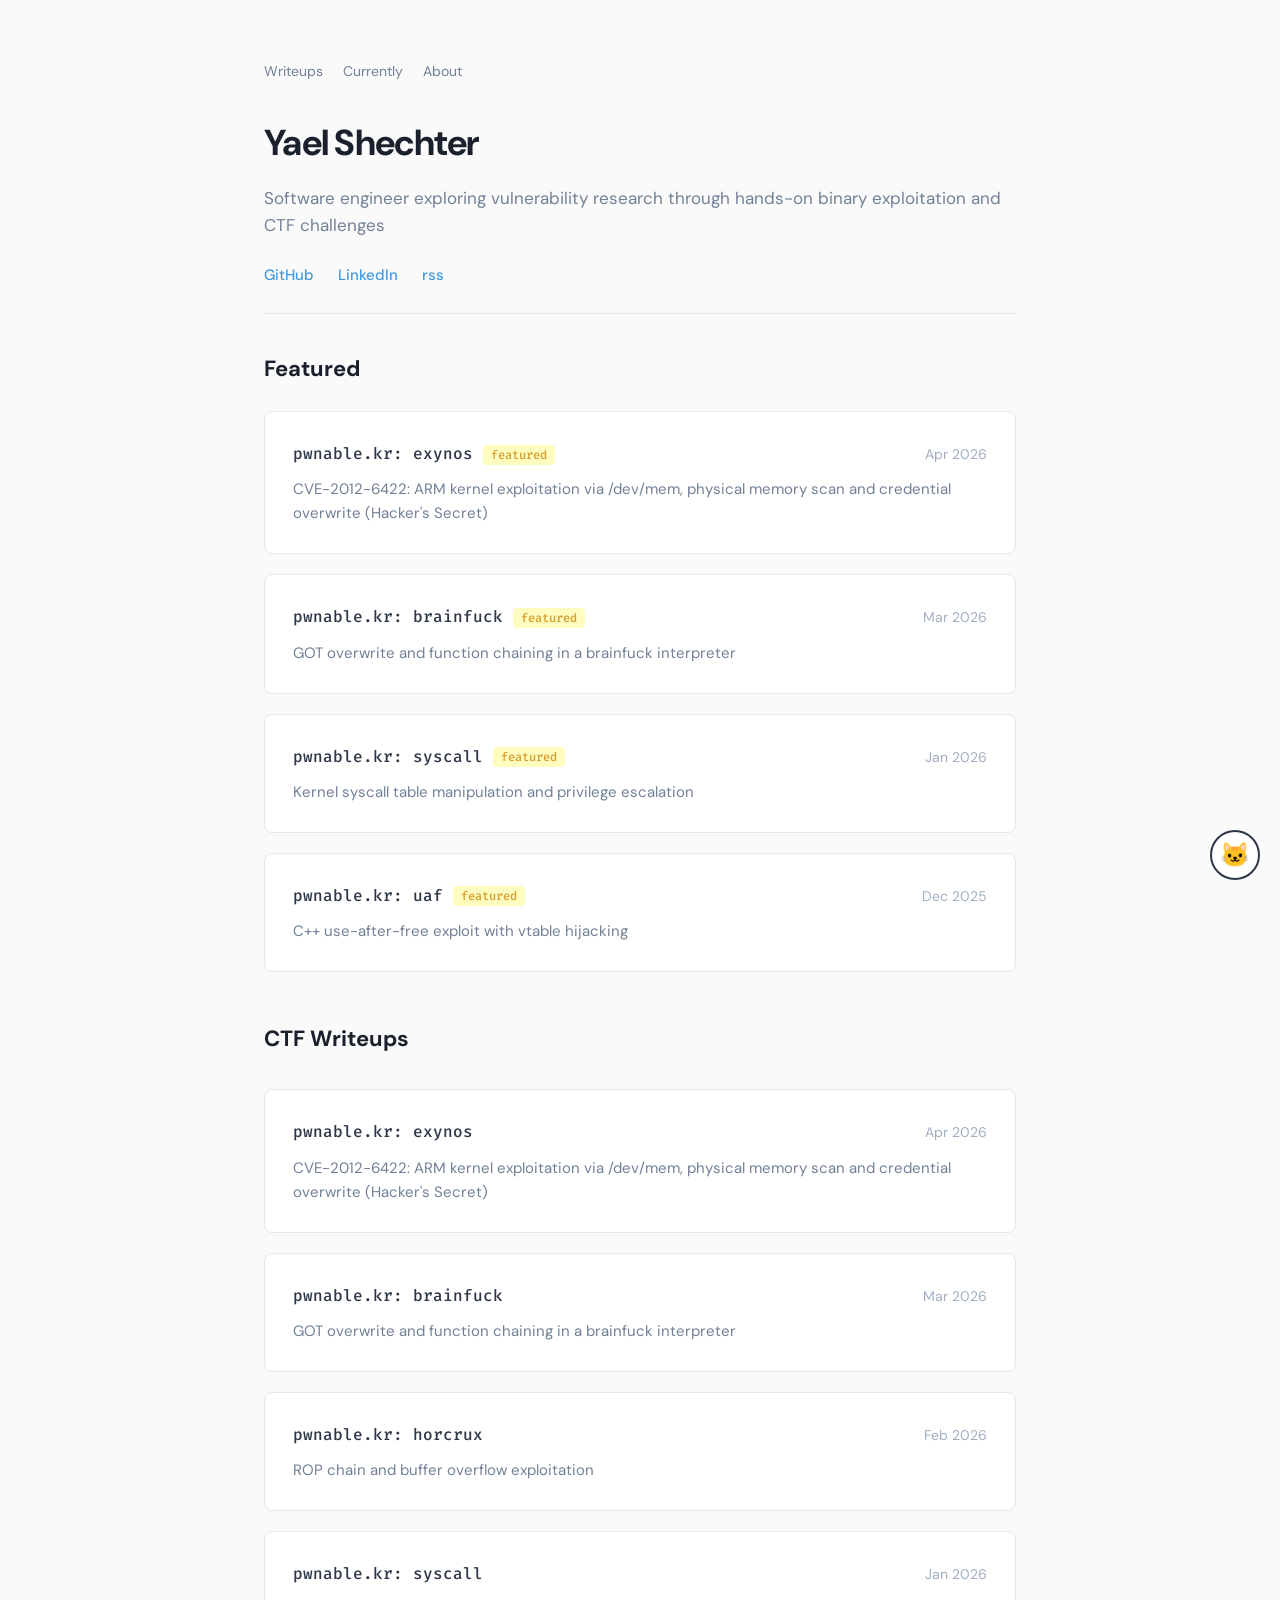
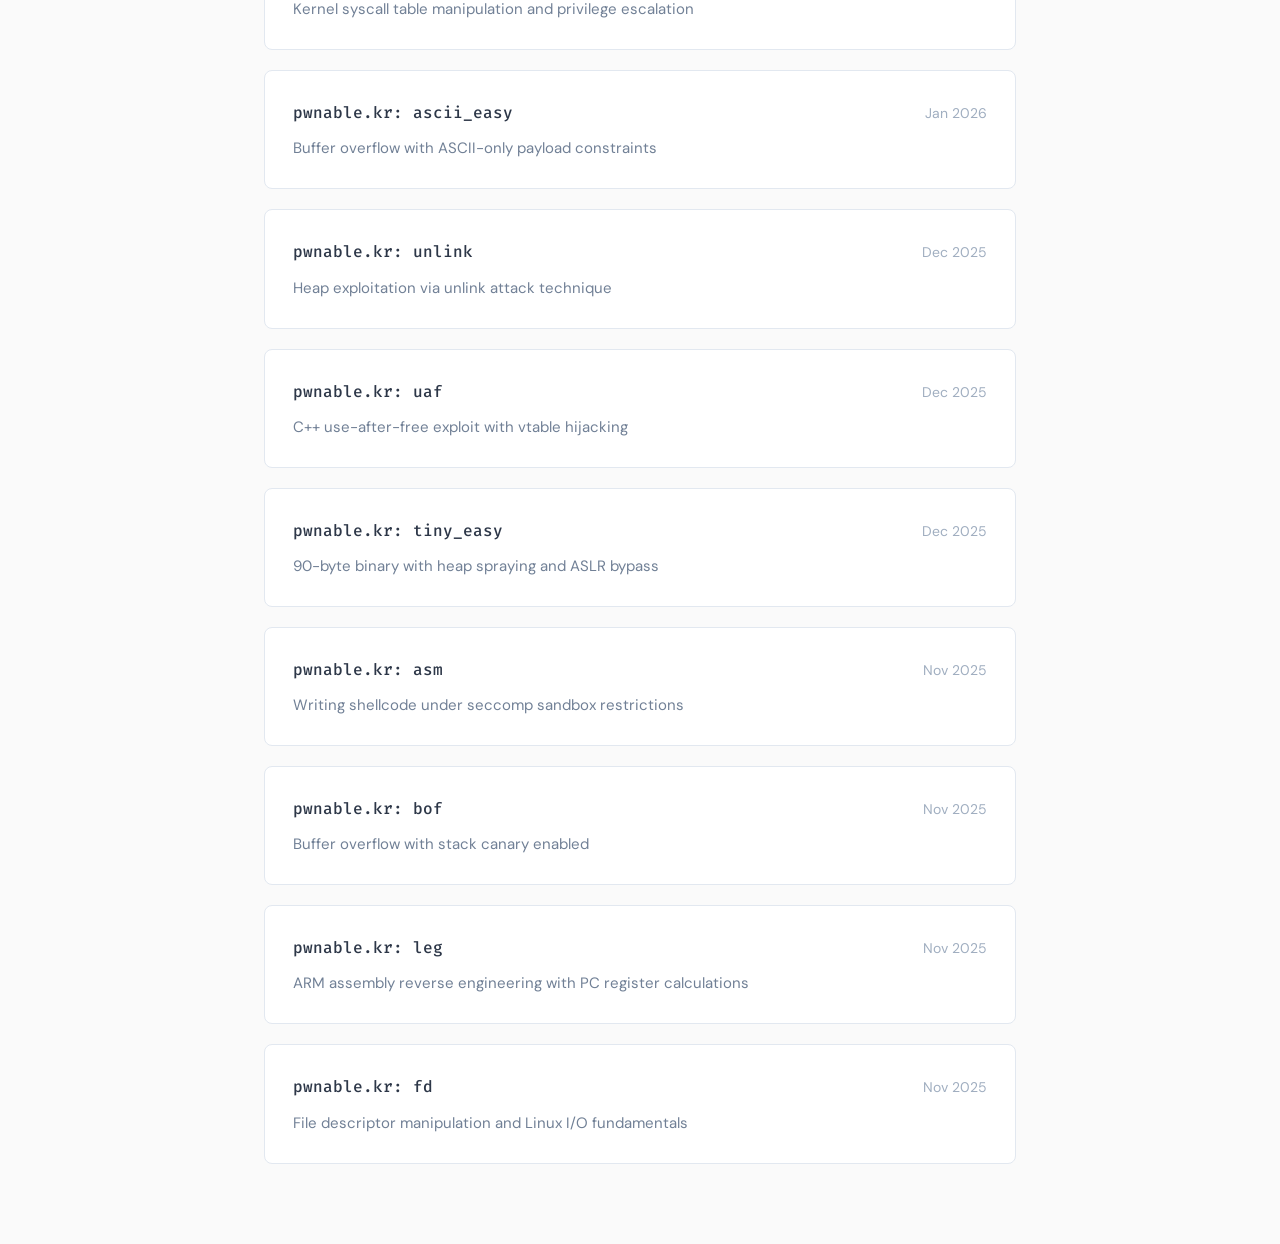
<file: index.html>
<!DOCTYPE html>
<html lang="en">
<head>
    <!-- Google tag (gtag.js) -->
    <script async src="https://www.googletagmanager.com/gtag/js?id=G-88239B8JH3"></script>
    <script>
        window.dataLayer = window.dataLayer || [];
        function gtag(){dataLayer.push(arguments);}
        gtag('js', new Date());

        gtag('config', 'G-88239B8JH3');
    </script>

    <meta property="og:type" content="website" />
    <meta property="og:site_name" content="yael@shechter:~# security research" />
    <meta property="og:title" content="yael@shechter:~# security research" />
    <meta property="og:description" content="Binary exploitation and vulnerability research writeups, focused on Linux internals and hands-on pwnable.kr challenges." />
    <meta property="og:url" content="https://yaelshechter.github.io/" />
    <meta name="twitter:card" content="summary" />
    <meta name="twitter:title" content="yael@shechter:~# security research" />
    <meta name="twitter:description" content="Binary exploitation and vulnerability research writeups, focused on Linux internals and hands-on pwnable.kr challenges." />

    <meta name="description" content="Security research writeups by Yael Shechter, focusing on binary exploitation, Linux internals, and vulnerability research through hands-on pwnable.kr challenges." />
    <meta charset="UTF-8">
    <meta name="viewport" content="width=device-width, initial-scale=1.0">
    <title>yael@shechter:~# security research</title>
    <link rel="preconnect" href="https://fonts.googleapis.com">
    <link rel="preconnect" href="https://fonts.gstatic.com" crossorigin>
    <link rel="canonical" href="https://yaelshechter.github.io/" />

    <link href="https://fonts.googleapis.com/css2?family=DM+Sans:wght@400;500;700&family=Fira+Code:wght@400;500&display=swap" rel="stylesheet">
    <link rel="icon" type="image/svg+xml" href="/favicon.svg">
    <link rel="stylesheet" href="css/index.css">
    <link rel="alternate" type="application/rss+xml" title="Yael Shechter | Security Research" href="/feed.xml">

    <script type="application/ld+json">
        {
            "@context": "https://schema.org",
            "@type": "Person",
            "name": "Yael Shechter",
            "url": "https://yaelshechter.github.io/",
            "sameAs": [
                "https://github.com/yaelshechter",
                "https://www.linkedin.com/in/yaelshechter/"
            ],
            "jobTitle": "Software Engineer / Security Researcher",
            "knowsAbout": [
                "Binary Exploitation",
                "Linux Internals",
                "Vulnerability Research",
                "CTF Challenges"
            ]
        }
    </script>

</head>
<body>
<script src="js/writeup.js"></script>

<button class="cat-button" onclick="spawnCat()" title="Add a cat!">🐱</button>

<div class="container">
    <header>
        <div class="nav-links">
            <a href="index.html">Writeups</a>
            <a href="currently.html">Currently</a>
            <a href="about.html">About</a>
        </div>
        <h1>Yael Shechter</h1>
        <p class="subtitle">Software engineer exploring vulnerability research through hands-on binary exploitation and CTF challenges</p>
        <div class="links">
            <a href="https://github.com/yaelshechter">GitHub</a>
            <a href="https://www.linkedin.com/in/yaelshechter/">LinkedIn</a>
            <a href="https://www.inoreader.com/feed/https://yaelshechter.github.io/feed.xml">rss</a>
        </div>
    </header>

    <main>
        <div class="featured-section">
            <h2 class="section-title">Featured</h2>

            <div class="writeup-item">
                <a href="pwnable-exynos.html">
                    <div class="writeup-header">
                        <span class="writeup-title">pwnable.kr: exynos<span class="featured-badge">featured</span></span>
                        <span class="writeup-date">Apr 2026</span>
                    </div>
                    <p class="writeup-desc">CVE-2012-6422: ARM kernel exploitation via /dev/mem, physical memory scan and credential overwrite (Hacker's Secret)</p>
                </a>
            </div>

            <div class="writeup-item">
                <a href="pwnable-brainfuck.html">
                    <div class="writeup-header">
                        <span class="writeup-title">pwnable.kr: brainfuck<span class="featured-badge">featured</span></span>
                        <span class="writeup-date">Mar 2026</span>
                    </div>
                    <p class="writeup-desc">GOT overwrite and function chaining in a brainfuck interpreter</p>
                </a>
            </div>

            <div class="writeup-item">
                <a href="pwnable-syscall.html">
                    <div class="writeup-header">
                        <span class="writeup-title">pwnable.kr: syscall<span class="featured-badge">featured</span></span>
                        <span class="writeup-date">Jan 2026</span>
                    </div>
                    <p class="writeup-desc">Kernel syscall table manipulation and privilege escalation</p>
                </a>
            </div>

            <div class="writeup-item">
                <a href="pwnable-uaf.html">
                    <div class="writeup-header">
                        <span class="writeup-title">pwnable.kr: uaf<span class="featured-badge">featured</span></span>
                        <span class="writeup-date">Dec 2025</span>
                    </div>
                    <p class="writeup-desc">C++ use-after-free exploit with vtable hijacking</p>
                </a>
            </div>
        </div>

        <h2 class="section-title">CTF Writeups</h2>

        <div class="writeup-item">
            <a href="pwnable-exynos.html">
                <div class="writeup-header">
                    <span class="writeup-title">pwnable.kr: exynos</span>
                    <span class="writeup-date">Apr 2026</span>
                </div>
                <p class="writeup-desc">CVE-2012-6422: ARM kernel exploitation via /dev/mem, physical memory scan and credential overwrite (Hacker's Secret)</p>
            </a>
        </div>

        <div class="writeup-item">
            <a href="pwnable-brainfuck.html">
                <div class="writeup-header">
                    <span class="writeup-title">pwnable.kr: brainfuck</span>
                    <span class="writeup-date">Mar 2026</span>
                </div>
                <p class="writeup-desc">GOT overwrite and function chaining in a brainfuck interpreter</p>
            </a>
        </div>

        <div class="writeup-item">
            <a href="pwnable-horcruxes.html">
                <div class="writeup-header">
                    <span class="writeup-title">pwnable.kr: horcrux</span>
                    <span class="writeup-date">Feb 2026</span>
                </div>
                <p class="writeup-desc">ROP chain and buffer overflow exploitation</p>
            </a>
        </div>

        <div class="writeup-item">
            <a href="pwnable-syscall.html">
                <div class="writeup-header">
                    <span class="writeup-title">pwnable.kr: syscall</span>
                    <span class="writeup-date">Jan 2026</span>
                </div>
                <p class="writeup-desc">Kernel syscall table manipulation and privilege escalation</p>
            </a>
        </div>

        <div class="writeup-item">
            <a href="pwnable-ascii_easy.html">
                <div class="writeup-header">
                    <span class="writeup-title">pwnable.kr: ascii_easy</span>
                    <span class="writeup-date">Jan 2026</span>
                </div>
                <p class="writeup-desc">Buffer overflow with ASCII-only payload constraints</p>
            </a>
        </div>

        <div class="writeup-item">
            <a href="pwnable-unlink.html">
                <div class="writeup-header">
                    <span class="writeup-title">pwnable.kr: unlink</span>
                    <span class="writeup-date">Dec 2025</span>
                </div>
                <p class="writeup-desc">Heap exploitation via unlink attack technique</p>
            </a>
        </div>

        <div class="writeup-item">
            <a href="pwnable-uaf.html">
                <div class="writeup-header">
                    <span class="writeup-title">pwnable.kr: uaf</span>
                    <span class="writeup-date">Dec 2025</span>
                </div>
                <p class="writeup-desc">C++ use-after-free exploit with vtable hijacking</p>
            </a>
        </div>

        <div class="writeup-item">
            <a href="pwnable-tiny_easy.html">
                <div class="writeup-header">
                    <span class="writeup-title">pwnable.kr: tiny_easy</span>
                    <span class="writeup-date">Dec 2025</span>
                </div>
                <p class="writeup-desc">90-byte binary with heap spraying and ASLR bypass</p>
            </a>
        </div>

        <div class="writeup-item">
            <a href="pwnable-asm.html">
                <div class="writeup-header">
                    <span class="writeup-title">pwnable.kr: asm</span>
                    <span class="writeup-date">Nov 2025</span>
                </div>
                <p class="writeup-desc">Writing shellcode under seccomp sandbox restrictions</p>
            </a>
        </div>

        <div class="writeup-item">
            <a href="pwnable-bof.html">
                <div class="writeup-header">
                    <span class="writeup-title">pwnable.kr: bof</span>
                    <span class="writeup-date">Nov 2025</span>
                </div>
                <p class="writeup-desc">Buffer overflow with stack canary enabled</p>
            </a>
        </div>

        <div class="writeup-item">
            <a href="pwnable-leg.html">
                <div class="writeup-header">
                    <span class="writeup-title">pwnable.kr: leg</span>
                    <span class="writeup-date">Nov 2025</span>
                </div>
                <p class="writeup-desc">ARM assembly reverse engineering with PC register calculations</p>
            </a>
        </div>

        <div class="writeup-item">
            <a href="pwnable-fd.html">
                <div class="writeup-header">
                    <span class="writeup-title">pwnable.kr: fd</span>
                    <span class="writeup-date">Nov 2025</span>
                </div>
                <p class="writeup-desc">File descriptor manipulation and Linux I/O fundamentals</p>
            </a>
        </div>

    </main>
</div>
</body>
</html>
</file>
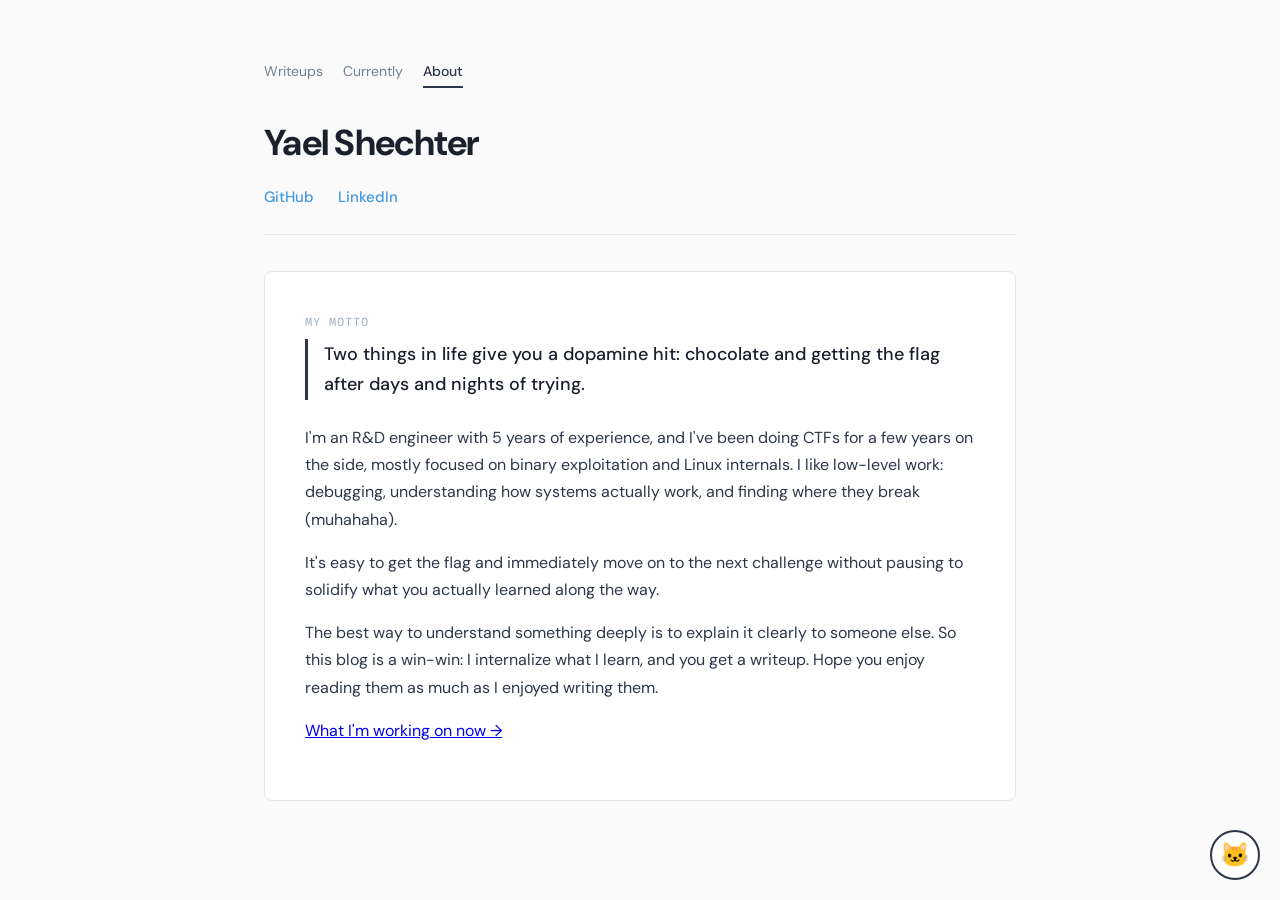
<file: about.html>
<!DOCTYPE html>
<html lang="en">
<head>
    <meta name="description" content="About Yael Shechter - software engineer and security researcher focused on binary exploitation, Linux internals, and CTF challenges." />
    <link rel="icon" type="image/svg+xml" href="/favicon.svg">
    <meta charset="UTF-8">
    <meta name="viewport" content="width=device-width, initial-scale=1.0">
    <title>About - Yael Shechter</title>
    <link rel="preconnect" href="https://fonts.googleapis.com">
    <link rel="preconnect" href="https://fonts.gstatic.com" crossorigin>
    <link href="https://fonts.googleapis.com/css2?family=DM+Sans:wght@400;500;700&family=Fira+Code:wght@400;500&display=swap" rel="stylesheet">
    <link rel="canonical" href="https://yaelshechter.github.io/about.html" />
    <meta property="og:type" content="website" />
    <meta property="og:site_name" content="Yael Shechter - Security Research" />
    <meta property="og:title" content="About - Yael Shechter" />
    <meta property="og:description" content="About Yael Shechter - software engineer and security researcher focused on binary exploitation, Linux internals, and CTF challenges." />
    <meta property="og:url" content="https://yaelshechter.github.io/about.html" />
    <meta name="twitter:card" content="summary" />
    <meta name="twitter:title" content="About - Yael Shechter" />
    <meta name="twitter:description" content="About Yael Shechter - software engineer and security researcher focused on binary exploitation, Linux internals, and CTF challenges." />
    <link rel="stylesheet" href="css/index.css">

    <!-- Google tag (gtag.js) -->
    <script async src="https://www.googletagmanager.com/gtag/js?id=G-88239B8JH3"></script>
    <script>
        window.dataLayer = window.dataLayer || [];
        function gtag(){dataLayer.push(arguments);}
        gtag('js', new Date());
        gtag('config', 'G-88239B8JH3');
    </script>
</head>
<body>

<button class="cat-button" onclick="spawnCat()" title="Add a cat!">🐱</button>

<div class="container">
    <header>
        <div class="nav-links">
            <a href="index.html">Writeups</a>
            <a href="currently.html">Currently</a>
            <a href="about.html" class="nav-active">About</a>
        </div>
        <h1>Yael Shechter</h1>
        <div class="links">
            <a href="https://github.com/yaelshechter">GitHub</a>
            <a href="https://www.linkedin.com/in/yaelshechter/">LinkedIn</a>
        </div>
    </header>

    <div class="content">
        <p class="about-label">my motto</p>
        <p class="about-intro">
            Two things in life give you a dopamine hit: chocolate and getting the flag after days and nights of trying.
        </p>
        <p>
            I'm an R&D engineer with 5 years of experience, and I've been doing CTFs for a few years on the side, mostly focused on binary exploitation and Linux internals. I like low-level work: debugging, understanding how systems actually work, and finding where they break (muhahaha).
        </p>
        <p>
            It's easy to get the flag and immediately move on to the next challenge without pausing to solidify what you actually learned along the way.
        </p>
        <p>
            The best way to understand something deeply is to explain it clearly to someone else. So this blog is a win-win: I internalize what I learn, and you get a writeup. Hope you enjoy reading them as much as I enjoyed writing them.
        </p>
        <p>
            <a href="currently.html">What I'm working on now →</a>
        </p>
    </div>

</div>

<script src="js/writeup.js"></script>
</body>
</html>
</file>
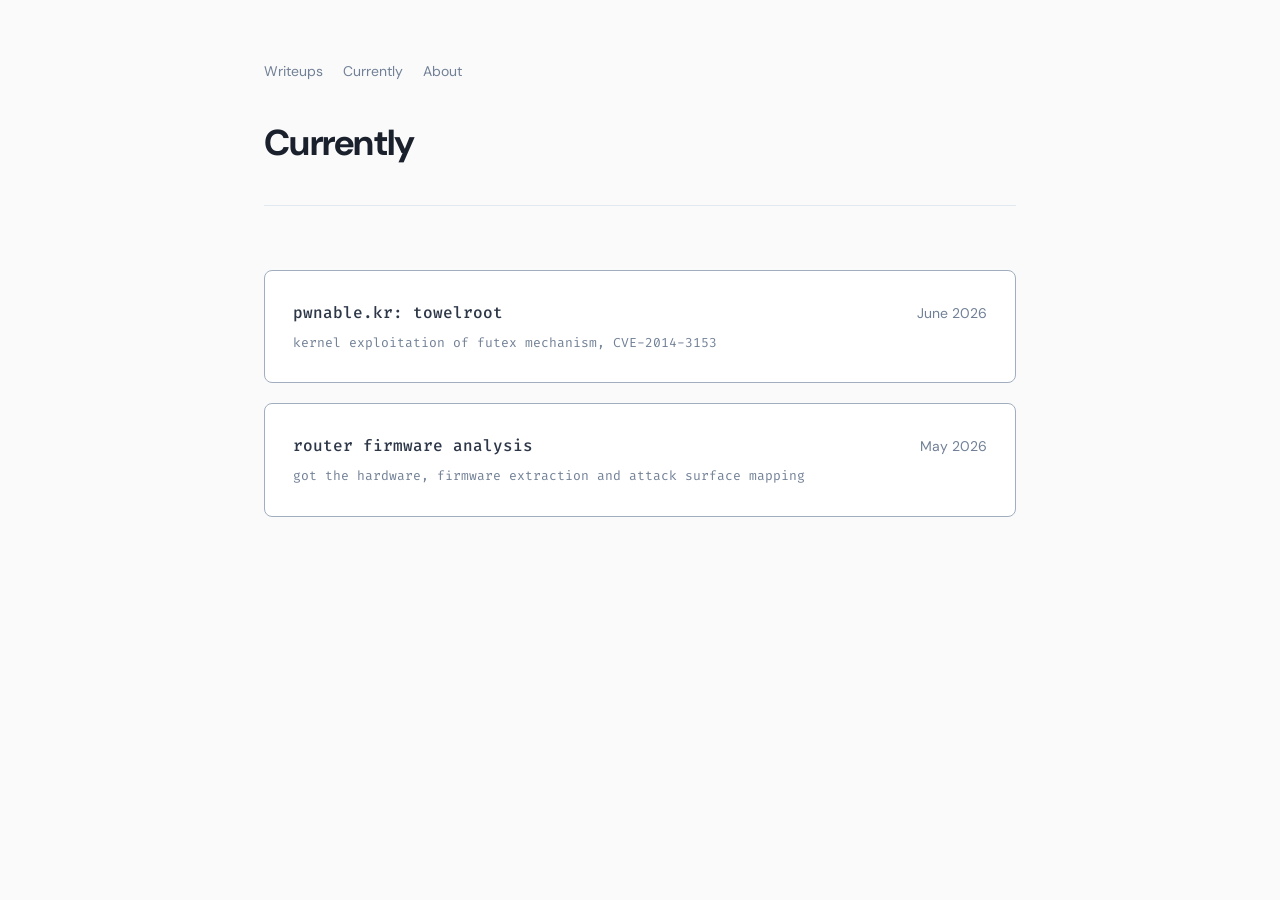
<file: currently.html>
<!DOCTYPE html>
<html lang="en">
<head>
    <meta name="description" content="What Yael Shechter is currently working on - ongoing CTF challenges and security research." />
    <link rel="icon" type="image/svg+xml" href="/favicon.svg">
    <meta charset="UTF-8">
    <meta name="viewport" content="width=device-width, initial-scale=1.0">
    <title>Currently | Yael Shechter</title>
    <link rel="canonical" href="https://yaelshechter.github.io/currently.html" />
    <meta property="og:type" content="website" />
    <meta property="og:site_name" content="Yael Shechter - Security Research" />
    <meta property="og:title" content="Currently | Yael Shechter" />
    <meta property="og:description" content="What Yael Shechter is currently working on - ongoing CTF challenges and security research." />
    <meta property="og:url" content="https://yaelshechter.github.io/currently.html" />
    <meta name="twitter:card" content="summary" />
    <meta name="twitter:title" content="Currently | Yael Shechter" />
    <meta name="twitter:description" content="What Yael Shechter is currently working on - ongoing CTF challenges and security research." />
    <link rel="preconnect" href="https://fonts.googleapis.com">
    <link rel="preconnect" href="https://fonts.gstatic.com" crossorigin>
    <link href="https://fonts.googleapis.com/css2?family=DM+Sans:wght@400;500;700&family=Fira+Code:wght@400;500&display=swap" rel="stylesheet">
    <!-- Google tag (gtag.js) -->
    <script async src="https://www.googletagmanager.com/gtag/js?id=G-88239B8JH3"></script>
    <script>
        window.dataLayer = window.dataLayer || [];
        function gtag(){dataLayer.push(arguments);}
        gtag('js', new Date());
        gtag('config', 'G-88239B8JH3');
    </script>
    <style>
        * { margin: 0; padding: 0; box-sizing: border-box; }

        body {
            font-family: 'DM Sans', sans-serif;
            background: #fafafa;
            color: #2d3748;
            line-height: 1.7;
        }

        .container {
            max-width: 800px;
            margin: 0 auto;
            padding: 60px 24px;
        }

        header {
            margin-bottom: 64px;
            padding-bottom: 32px;
            border-bottom: 1px solid #e2e8f0;
        }

        h1 {
            font-size: 36px;
            font-weight: 700;
            color: #1a202c;
            letter-spacing: -0.02em;
        }

        .nav-links {
            display: flex;
            gap: 20px;
            margin-bottom: 24px;
        }

        .nav-links a {
            color: #718096;
            text-decoration: none;
            font-size: 14px;
            padding-bottom: 2px;
            border-bottom: 2px solid transparent;
            transition: all 0.2s;
        }

        .nav-links a:hover {
            color: #2d3748;
            border-bottom-color: #2d3748;
        }

        .writeup-item {
            background: white;
            padding: 28px;
            margin-bottom: 20px;
            border-radius: 8px;
            border: 1px solid #a0aec0;
        }

        .writeup-header {
            display: flex;
            justify-content: space-between;
            align-items: baseline;
            gap: 20px;
        }

        .writeup-title {
            font-family: 'Fira Code', monospace;
            font-size: 16px;
            font-weight: 500;
            color: #2d3748;
        }

        .writeup-date {
            font-size: 14px;
            color: #718096;
            white-space: nowrap;
        }

        .writeup-status {
            font-size: 13px;
            color: #718096;
            margin-top: 6px;
            font-family: 'Fira Code', monospace;
        }
    </style>
</head>
<body>
<div class="container">
    <header>
        <div class="nav-links">
            <a href="index.html">Writeups</a>
            <a href="currently.html">Currently</a>
            <a href="about.html">About</a>
        </div>
        <h1>Currently</h1>
    </header>

    <main>
        <div class="writeup-item">
            <div class="writeup-header">
                <span class="writeup-title">pwnable.kr: towelroot</span>
                <span class="writeup-date">June 2026</span>
            </div>
            <div class="writeup-status">kernel exploitation of futex mechanism, CVE-2014-3153</div>
        </div>

        <div class="writeup-item">
            <div class="writeup-header">
                <span class="writeup-title">router firmware analysis</span>
                <span class="writeup-date">May 2026</span>
            </div>
            <div class="writeup-status">got the hardware, firmware extraction and attack surface mapping</div>
        </div>
    </main>
</div>
</body>
</html>
</file>
<file: css/index.css>
/* Styles for the homepage and about page */
* {
    margin: 0;
    padding: 0;
    box-sizing: border-box;
}

body {
    font-family: 'DM Sans', sans-serif;
    background: #fafafa;
    color: #2d3748;
    line-height: 1.7;
}

.container {
    max-width: 800px;
    margin: 0 auto;
    padding: 60px 24px;
}

header {
    margin-bottom: 36px;
    padding-bottom: 24px;
    border-bottom: 1px solid #e2e8f0;
}

h1 {
    font-size: 36px;
    font-weight: 700;
    margin-bottom: 12px;
    color: #1a202c;
    letter-spacing: -0.02em;
}

.back-link {
    color: #4299e1;
    text-decoration: none;
    font-size: 15px;
    font-weight: 500;
    transition: color 0.2s;
    display: inline-block;
    margin-bottom: 24px;
}

.back-link:hover {
    color: #2b6cb0;
}

.back-link::before {
    content: '← ';
}

.subtitle {
    color: #718096;
    font-size: 17px;
    margin-bottom: 24px;
    line-height: 1.6;
}

.links {
    display: flex;
    gap: 24px;
}

.links a {
    color: #4299e1;
    text-decoration: none;
    font-size: 15px;
    font-weight: 500;
    transition: color 0.2s;
}

.links a:hover {
    color: #2b6cb0;
}

.nav-links {
    display: flex;
    gap: 20px;
    margin-bottom: 24px;
}

.nav-links a {
    color: #718096;
    text-decoration: none;
    font-size: 14px;
    padding-bottom: 2px;
    border-bottom: 2px solid transparent;
    transition: all 0.2s;
}

.nav-links a:hover {
    color: #2d3748;
    border-bottom-color: #2d3748;
}

.nav-links a.nav-active {
    color: #2d3748;
    border-bottom-color: #2d3748;
    font-weight: 500;
}

.section-title {
    font-size: 22px;
    font-weight: 700;
    margin-bottom: 32px;
    color: #1a202c;
}

.writeup-item {
    background: white;
    padding: 28px;
    margin-bottom: 20px;
    border-radius: 8px;
    border: 1px solid #e2e8f0;
    transition: all 0.2s ease;
    cursor: pointer;
}

.writeup-item a {
    text-decoration: none;
    color: inherit;
    display: block;
}

.writeup-item:hover {
    border-color: #2d3748;
    box-shadow: 8px 8px 0 #2d3748;
    transform: translateY(-2px);
}

.writeup-header {
    display: flex;
    justify-content: space-between;
    align-items: baseline;
    margin-bottom: 10px;
    gap: 20px;
}

.writeup-title {
    font-family: 'Fira Code', monospace;
    font-size: 16px;
    font-weight: 500;
    color: #2d3748;
}

.writeup-date {
    font-size: 14px;
    color: #a0aec0;
    white-space: nowrap;
}

.writeup-desc {
    color: #718096;
    font-size: 15px;
    line-height: 1.6;
}

.writeup-item.wip {
    background: #f7fafc;
    border-color: #edf2f7;
    cursor: default;
}

.writeup-item.wip:hover {
    border-color: #edf2f7;
    box-shadow: none;
    transform: none;
}

.writeup-item.wip .writeup-title {
    color: #a0aec0;
}

.writeup-item.wip .writeup-title::after {
    content: ' (WIP)';
    font-size: 13px;
    font-weight: 400;
    color: #cbd5e0;
}

.featured-badge {
    font-size: 12px;
    font-weight: 500;
    color: #d69e2e;
    background: #fefcbf;
    padding: 2px 8px;
    border-radius: 4px;
    margin-left: 10px;
    vertical-align: middle;
}

.featured-section {
    margin-bottom: 48px;
}

.featured-section .section-title {
    margin-bottom: 24px;
}

.all-section .section-title {
    margin-bottom: 24px;
}

/* About page content block */
.content {
    background: white;
    padding: 40px;
    border-radius: 8px;
    border: 1px solid #e2e8f0;
}

.content h2 {
    font-family: 'Fira Code', monospace;
    font-size: 20px;
    font-weight: 600;
    color: #1a202c;
    margin-top: 32px;
    margin-bottom: 16px;
}

.content h2:first-child {
    margin-top: 0;
}

.content p {
    margin-bottom: 16px;
    font-size: 16px;
    line-height: 1.7;
}

.about-label {
    font-size: 12px !important;
    font-family: 'Fira Code', monospace;
    text-transform: uppercase;
    letter-spacing: 0.08em;
    color: #a0aec0;
    margin-bottom: 6px !important;
}

.about-intro {
    font-size: 18px !important;
    color: #1a202c;
    font-weight: 500;
    border-left: 3px solid #2d3748;
    padding-left: 16px;
    margin-bottom: 24px !important;
}

.content ul {
    margin-left: 24px;
    margin-bottom: 16px;
}

.content li {
    margin-bottom: 8px;
}

.content code {
    font-family: 'Fira Code', monospace;
    background: #f7fafc;
    padding: 2px 6px;
    border-radius: 3px;
    font-size: 14px;
    color: #2d3748;
}

/* Cat button */
.cat-button {
    position: fixed;
    bottom: 20px;
    right: 20px;
    width: 50px;
    height: 50px;
    border-radius: 50%;
    background: white;
    border: 2px solid #2d3748;
    cursor: pointer;
    font-size: 24px;
    display: flex;
    align-items: center;
    justify-content: center;
    transition: all 0.2s ease;
    z-index: 1000;
}

.cat-button:hover {
    transform: scale(1.1);
    box-shadow: 4px 4px 0 #2d3748;
}

.cat-button:active {
    transform: scale(0.95);
}

@media (max-width: 768px) {
    h1 {
        font-size: 28px;
    }

    .writeup-header {
        flex-direction: column;
        gap: 6px;
    }

    .writeup-item {
        padding: 20px;
    }

    .content {
        padding: 24px;
    }
}
</file>
